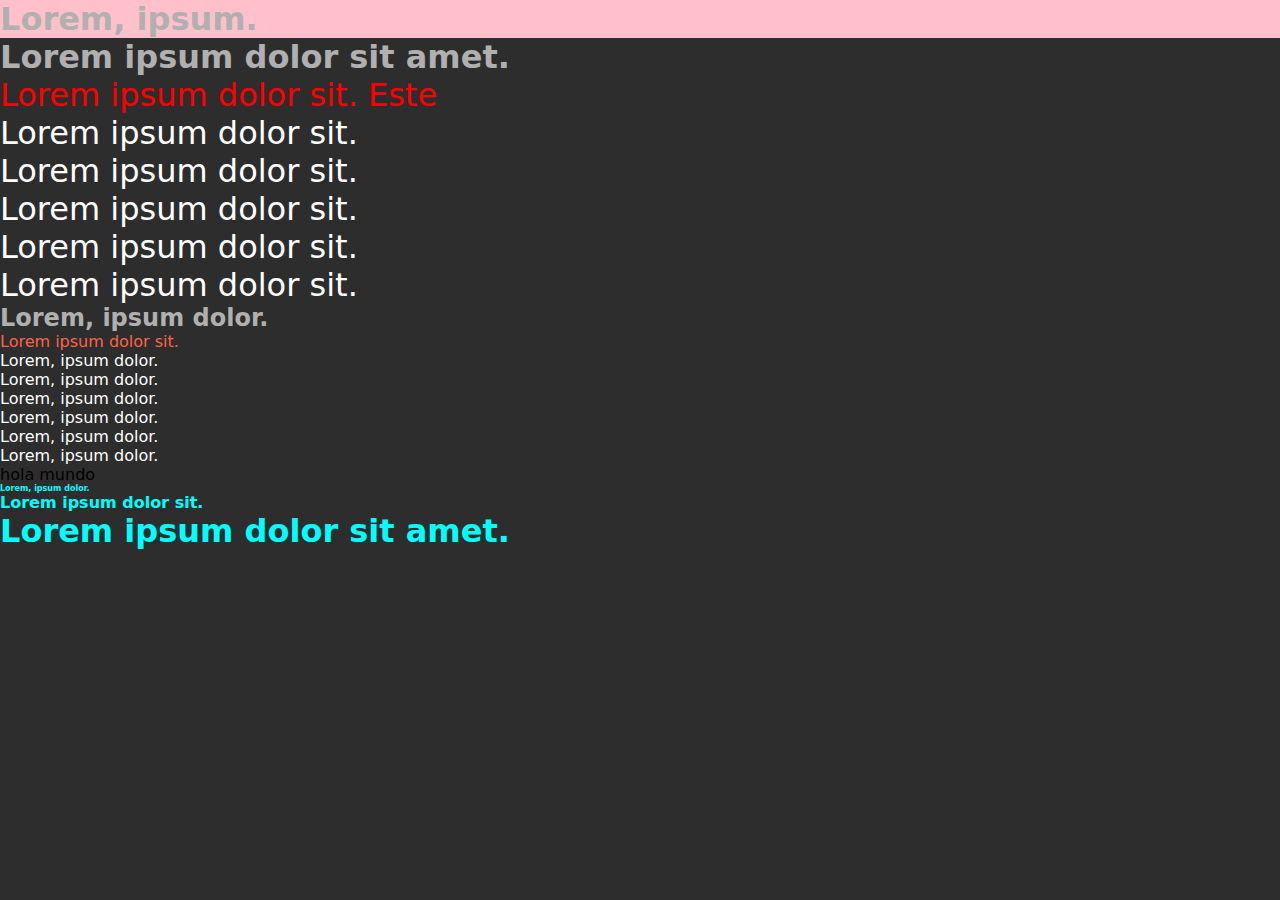
<file: index.html>
<!DOCTYPE html>
<html lang="en">
  <head>
    <meta charset="UTF-8" />
    <meta name="viewport" content="width=device-width, initial-scale=1.0" />
    <title>Intro Css</title>
    <link rel="stylesheet" href="./styles/app.css" />
  </head>
  <body>
    <header id="header">
      <h1>Lorem, ipsum.</h1>
    </header>
    <section class="section-texts">
      <article>
        <h1>Lorem ipsum dolor sit amet.</h1>
        <p>Lorem ipsum dolor sit. Este</p>
      </article>
      <p>Lorem ipsum dolor sit.</p>
      <p>Lorem ipsum dolor sit.</p>
      <p>Lorem ipsum dolor sit.</p>
      <p>Lorem ipsum dolor sit.</p>
      <p>Lorem ipsum dolor sit.</p>
    </section>
    <section>
      <h2>Lorem, ipsum dolor.</h2>
      <p class="text-orange">Lorem ipsum dolor sit.</p>
      <p>Lorem, ipsum dolor.</p>
      <p>Lorem, ipsum dolor.</p>
      <p>Lorem, ipsum dolor.</p>
      <p>Lorem, ipsum dolor.</p>
      <p>Lorem, ipsum dolor.</p>
      <p>Lorem, ipsum dolor.</p>
      <span>hola mundo</span>
    </section>
    <section class="titles">
      <h3 class="title-aqua title-sm">Lorem, ipsum dolor.</h3>
      <h4 class="title-aqua title-md">Lorem ipsum dolor sit.</h4>
      <h5 class="title-aqua title-lg">Lorem ipsum dolor sit amet.</h5>
    </section>
  </body>
</html>
</file>
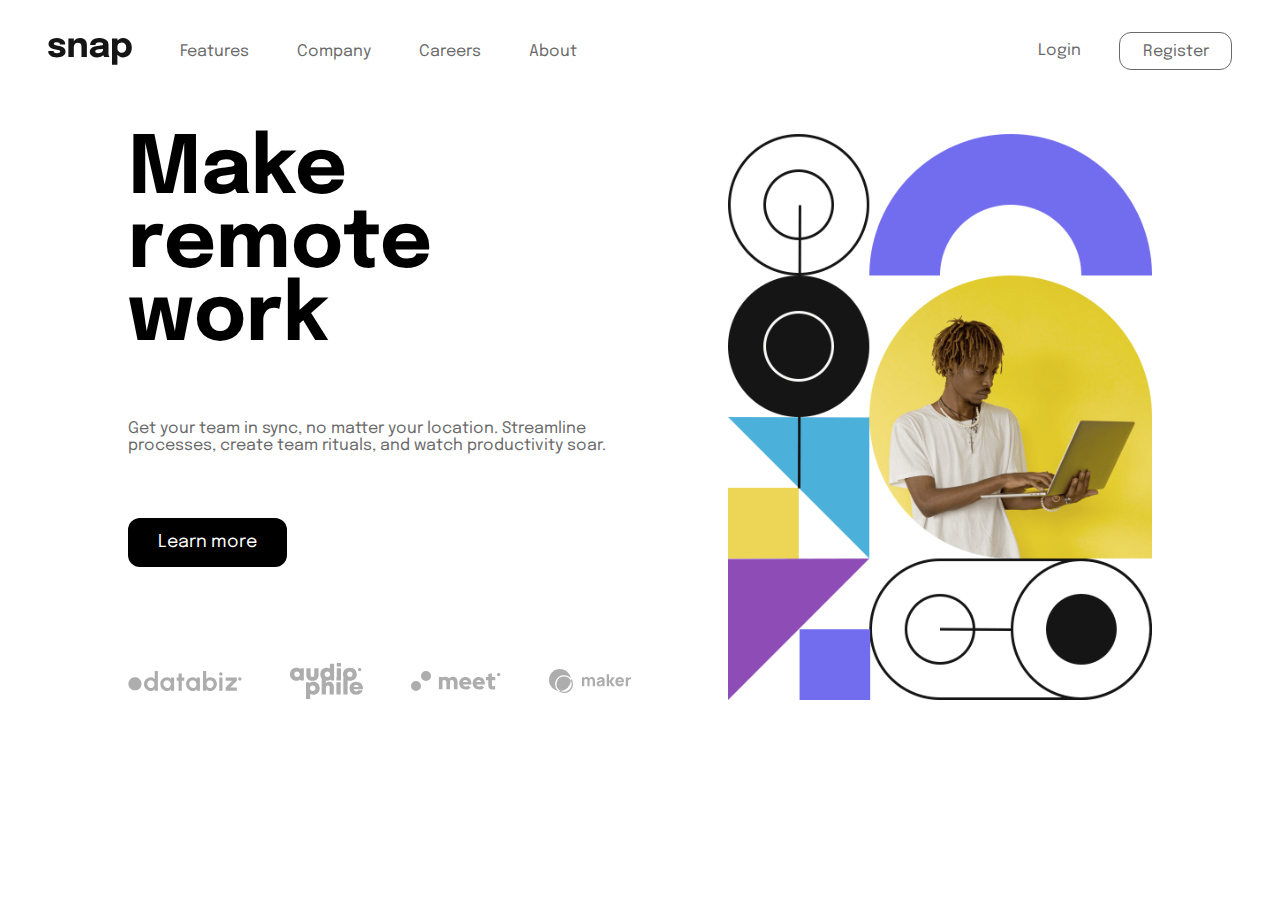
<file: intro-section/index.html>
<!DOCTYPE html>
<html lang="en">
  <head>
    <title>Frontend Mentor | Intro section with dropdown navigation</title>
    <meta charset="UTF-8" />
    <meta name="viewport" content="width=device-width, initial-scale=1.0" />
    <link
      rel="icon"
      type="image/png"
      sizes="32x32"
      href="./images/favicon-32x32.png"
    />
    <link rel="stylesheet" href="./styles/main.css" />
  </head>
  <body>
    <header class="row space-between">
      <nav class="main-menu row gap-md items-center">
        <h1><img src="./images/logo.svg" alt="" /></h1>
        <div class="row gap-md">
          <div class="p-relative">
            <a class="menu-active" href="#">Features</a>
            <div class="menu-card">
              <a href="#">Todo List</a>
              <a href="#">Todo List</a>
              <a href="#">Todo List</a>
              <a href="#">Todo List</a>
            </div>
          </div>
          <div class="p-relative">
            <a class="menu-active" href="#">Company</a>
            <div class="menu-card">
              <a href="#">History</a>
              <a href="#">History</a>
              <a href="#">History</a>
            </div>
          </div>
          <a href="#">Careers</a>
          <a href="#">About</a>
        </div>
      </nav>
      <nav class="row gap-sm">
        <a class="btn btn-login" href="#">Login</a>
        <a class="btn btn-border" href="#">Register</a>
      </nav>
    </header>
    <main class="container grid col-2 gap-lg">
      <section class="grid gap-lg">
        <article>
          <h2>
            Make <br />
            remote work
          </h2>
          <p class="my-4">
            Get your team in sync, no matter your location. Streamline
            processes, create team rituals, and watch productivity soar.
          </p>
          <button class="btn-main">Learn more</button>
        </article>
        <div class="row items-center gap-md">
          <img src="./images//client-databiz.svg" alt="" />
          <img src="./images/client-audiophile.svg" alt="" />
          <img src="./images/client-meet.svg" alt="" />
          <img src="./images/client-maker.svg" alt="" />
        </div>
      </section>
      <section>
        <img class="w-full" src="./images/image-hero-desktop.png" alt="" />
      </section>
    </main>
  </body>
</html>
</file>
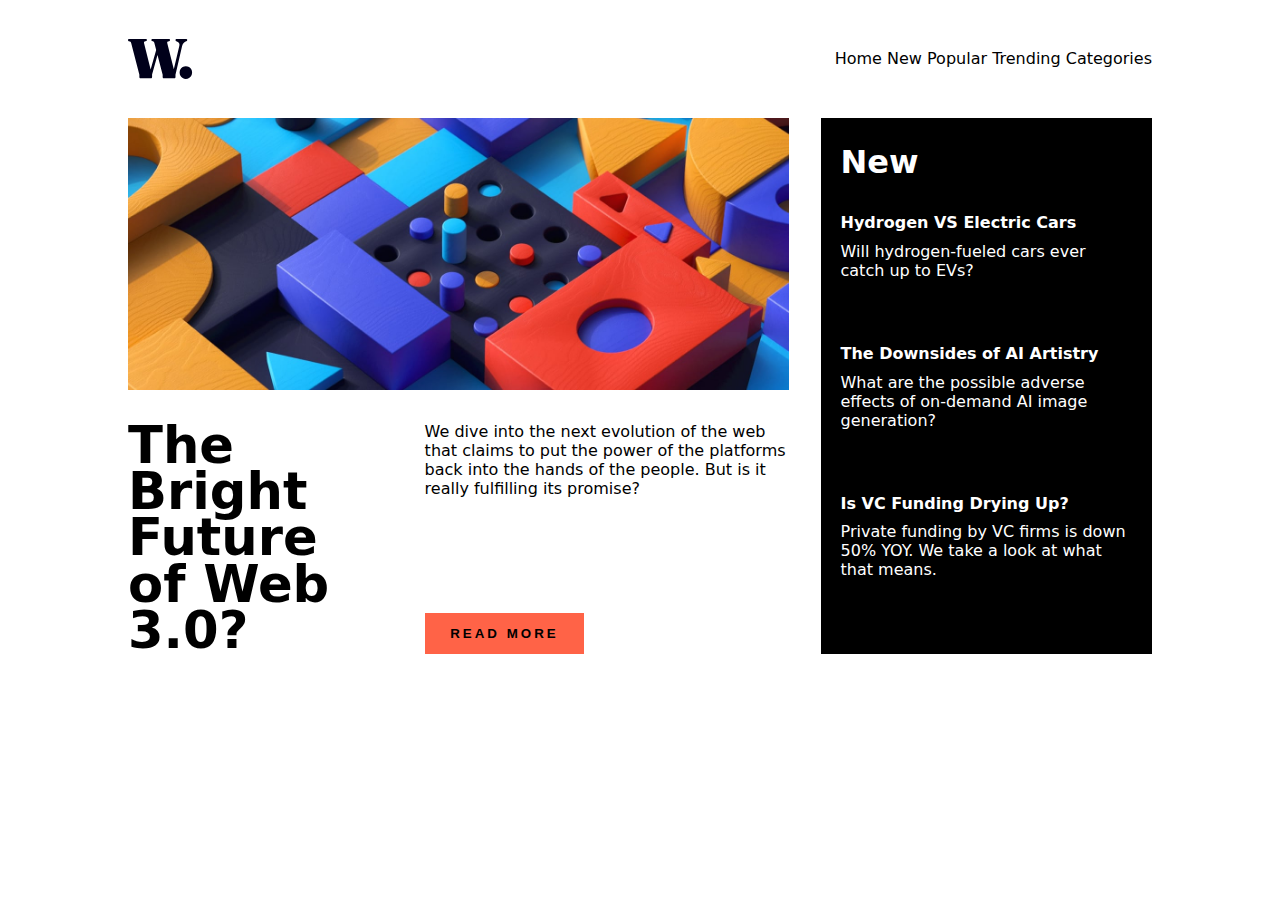
<file: news-homepage/index.html>
<!DOCTYPE html>
<html lang="en">
  <head>
    <title>Frontend Mentor | News homepage</title>
    <meta charset="UTF-8" />
    <meta name="viewport" content="width=device-width, initial-scale=1.0" />
    <link
      rel="icon"
      type="image/png"
      sizes="32x32"
      href="./assets/images/favicon-32x32.png"
    />
    <link rel="stylesheet" href="./styles/app.css" />
  </head>
  <body class="container">
    <header class="d-flex items-center justify-bt">
      <h1>
        <img width="48" src="./assets/images/logo.svg" alt="" />
      </h1>
      <nav>
        <a href="#">Home</a>
        <a href="#">New</a>
        <a href="#">Popular</a>
        <a href="#">Trending</a>
        <a href="#">Categories</a>
      </nav>
    </header>
    <main class="d-grid">
      <article>
        <img src="./assets/images/image-web-3-desktop.jpg" alt="" />
        <section class="main-post d-flex justify-bt">
          <h2>The Bright Future of Web 3.0?</h2>
          <div>
            <p>
              We dive into the next evolution of the web that claims to put the
              power of the platforms back into the hands of the people. But is
              it really fulfilling its promise?
            </p>
            <button>Read more</button>
          </div>
        </section>
      </article>
      <aside class="news">
        <h3>New</h3>
        <div>
          <article>
            <h4>Hydrogen VS Electric Cars</h4>
            <p>Will hydrogen-fueled cars ever catch up to EVs?</p>
          </article>
          <article>
            <h4>The Downsides of AI Artistry</h4>
            <p>
              What are the possible adverse effects of on-demand AI image
              generation?
            </p>
          </article>
          <article>
            <h4>Is VC Funding Drying Up?</h4>
            <p>
              Private funding by VC firms is down 50% YOY. We take a look at
              what that means.
            </p>
          </article>
        </div>
      </aside>
    </main>
    <!-- 
  

  01
  Reviving Retro PCs
  What happens when old PCs are given modern upgrades?

  02
  Top 10 Laptops of 2022
  Our best picks for various needs and budgets.

  03
  The Growth of Gaming
  How the pandemic has sparked fresh opportunities. -->
  </body>
</html>
</file>
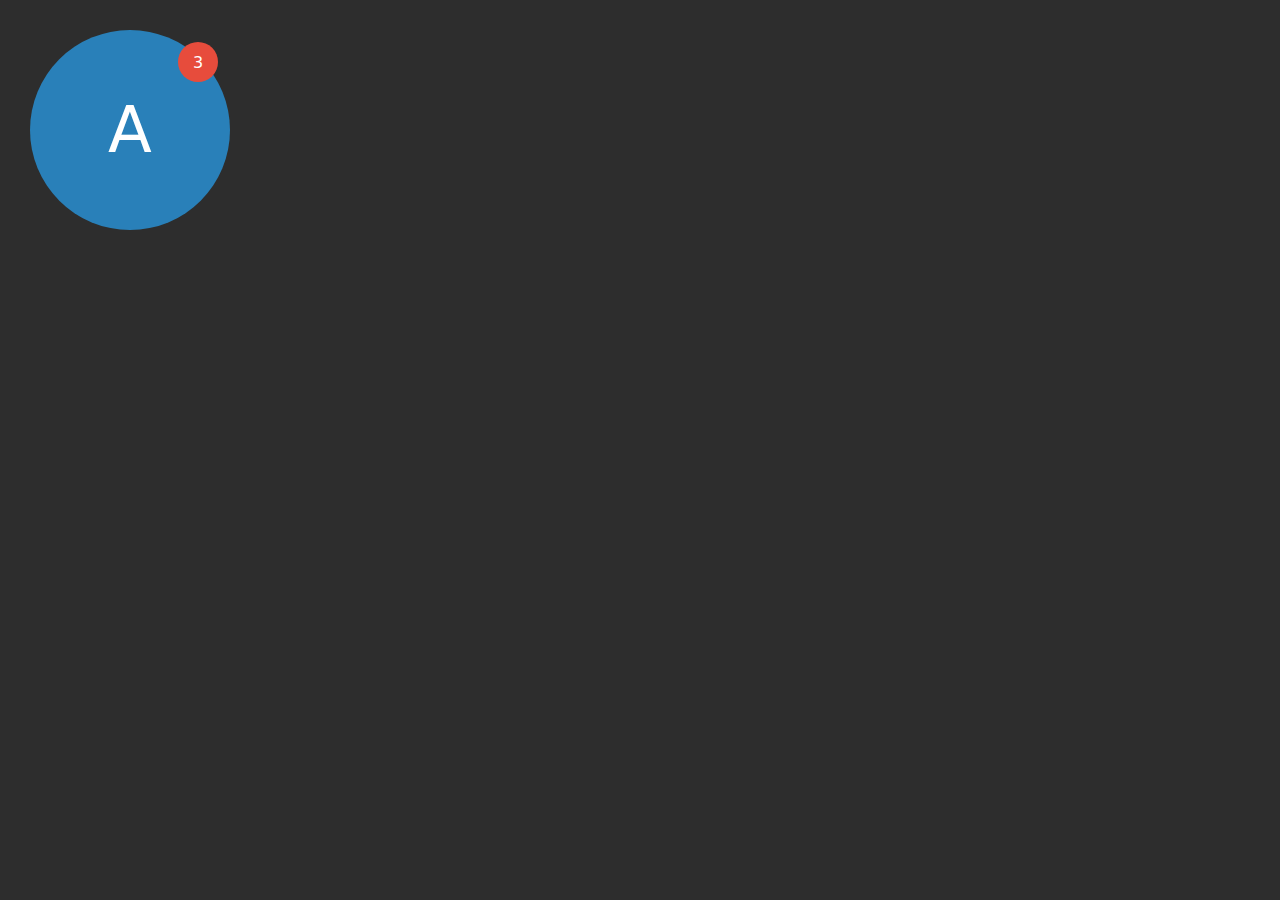
<file: primera-clase/index.html>
<!DOCTYPE html>
<html lang="en">
  <head>
    <meta charset="UTF-8" />
    <meta name="viewport" content="width=device-width, initial-scale=1.0" />
    <title>Intro Css</title>
    <link rel="stylesheet" href="./styles/app.css" />
    <style>
      /* .container {
        display: flex;
      }
      .row {
        height: 400px;
        display: flex;
        flex-wrap: wrap;
        justify-content: center;
        gap: 4rem;
      }
      .h-20 {
        height: 15rem;
      } */
      .grid {
        display: grid;
        gap: 2rem;
        grid-template-columns: repeat(8, 1fr);
        /* grid-template-rows: 100px 100px; */
      }
      .grid-item {
        width: 200px;
        height: 200px;
        background: #2980b9;
        border-radius: 100%;
        display: flex;
        justify-content: center;
        align-items: center;
        position: relative;
      }
      .noti {
        background: #e74c3c;
        border-radius: 100%;
        display: flex;
        justify-content: center;
        align-items: center;
        width: 40px;
        height: 40px;
        position: absolute;
        top: 12px;
        right: 12px;
      }
      .grid-item p {
        font-size: 4em;
      }
    </style>
  </head>
  <body>
    <div class="grid">
      <div class="grid-item">
        <p>A</p>
        <div class="noti">
          <span>3</span>
        </div>
      </div>
      <!-- <div class="grid-item"></div>
      <div class="grid-item"></div>
      <div class="grid-item"></div> -->
    </div>
    <!-- <div class="container">
      <h1>lorem 2</h1>
      <div>
        <p>Lorem ipsum dolor sit.</p>
        <p>Lorem ipsum dolor sit.</p>
      </div>
    </div>

    <div class="row">
      <p class="box">
        Lorem ipsum dolor sit, amet consectetur adipisicing elit. Optio,
        aspernatur.
      </p>
      <p class="box h-20">
        Lorem ipsum dolor, sit amet consectetur adipisicing elit. Aspernatur,
        reprehenderit.
      </p>
      <p class="box">
        Lorem, ipsum dolor sit amet consectetur adipisicing elit. Inventore,
        voluptas?
      </p>
    </div> -->
    <!-- <header id="header">
      <h1>Lorem, ipsum.</h1>
    </header>
    <section class="section-texts">
      <article>
        <h1>Lorem ipsum dolor sit amet.</h1>
        <p>Lorem ipsum dolor sit. Este</p>
      </article>
      <p>Lorem ipsum dolor sit.</p>
      <p>Lorem ipsum dolor sit.</p>
      <p>Lorem ipsum dolor sit.</p>
      <p>Lorem ipsum dolor sit.</p>
      <p>Lorem ipsum dolor sit.</p>
    </section>
    <section>
      <h2>Lorem, ipsum dolor.</h2>
      <p class="text-orange">Lorem ipsum dolor sit.</p>
      <p>Lorem, ipsum dolor.</p>
      <p>Lorem, ipsum dolor.</p>
      <p>Lorem, ipsum dolor.</p>
      <p>Lorem, ipsum dolor.</p>
      <p>Lorem, ipsum dolor.</p>
      <p>Lorem, ipsum dolor.</p>
      <span>hola mundo</span>
    </section>
    <section class="titles">
      <h3 class="title-aqua title-sm">Lorem, ipsum dolor.</h3>
      <h4 class="title-aqua title-md">Lorem ipsum dolor sit.</h4>
      <h5 class="title-aqua title-lg">Lorem ipsum dolor sit amet.</h5>
    </section> -->
    <!-- segunda clase de css -->
    <!-- <div class="box">
      <h3>Lorem, ipsum dolor.</h3>
      <p>Lorem, ipsum dolor.</p>
    </div>
    <div class="box">
      <h3>Lorem, ipsum dolor.</h3>
      <p>Lorem, ipsum dolor.</p>
    </div> -->
    <!-- <button class="btn-main">Learn more</button> -->
  </body>
</html>
</file>
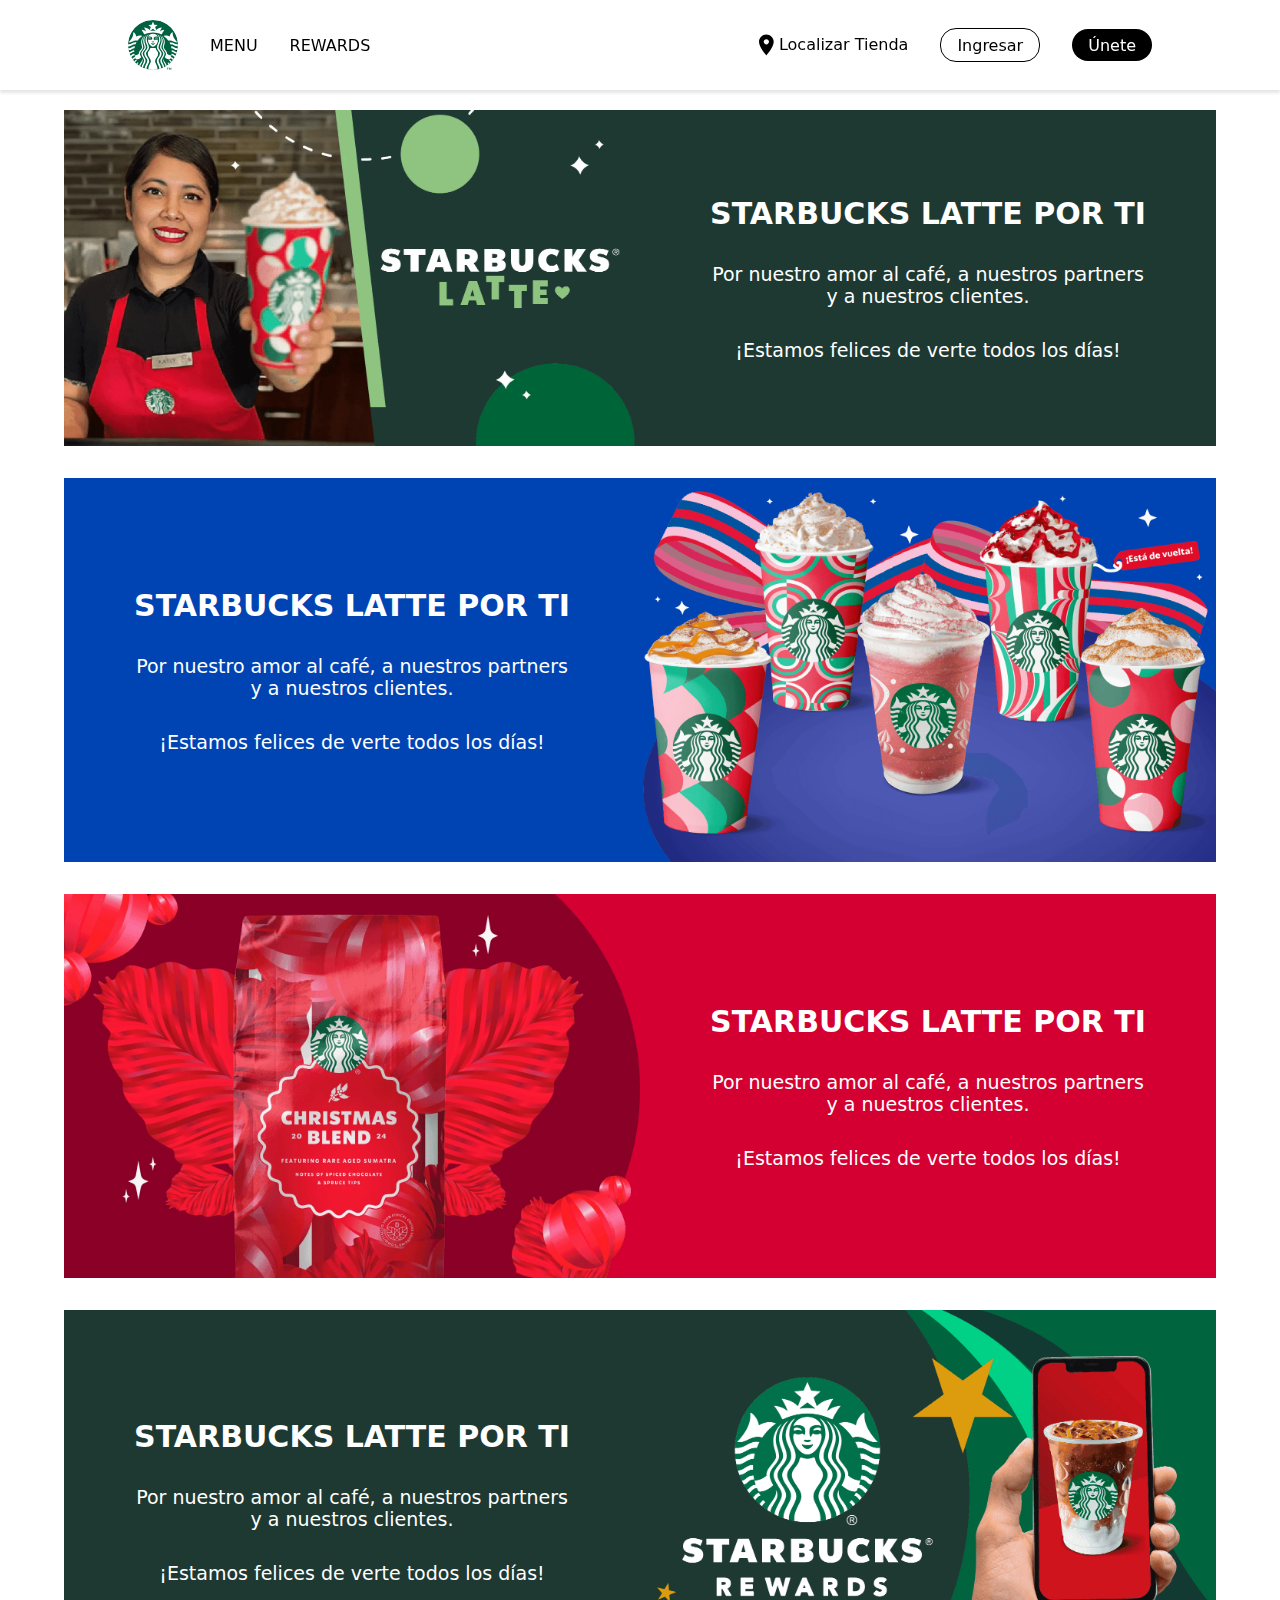
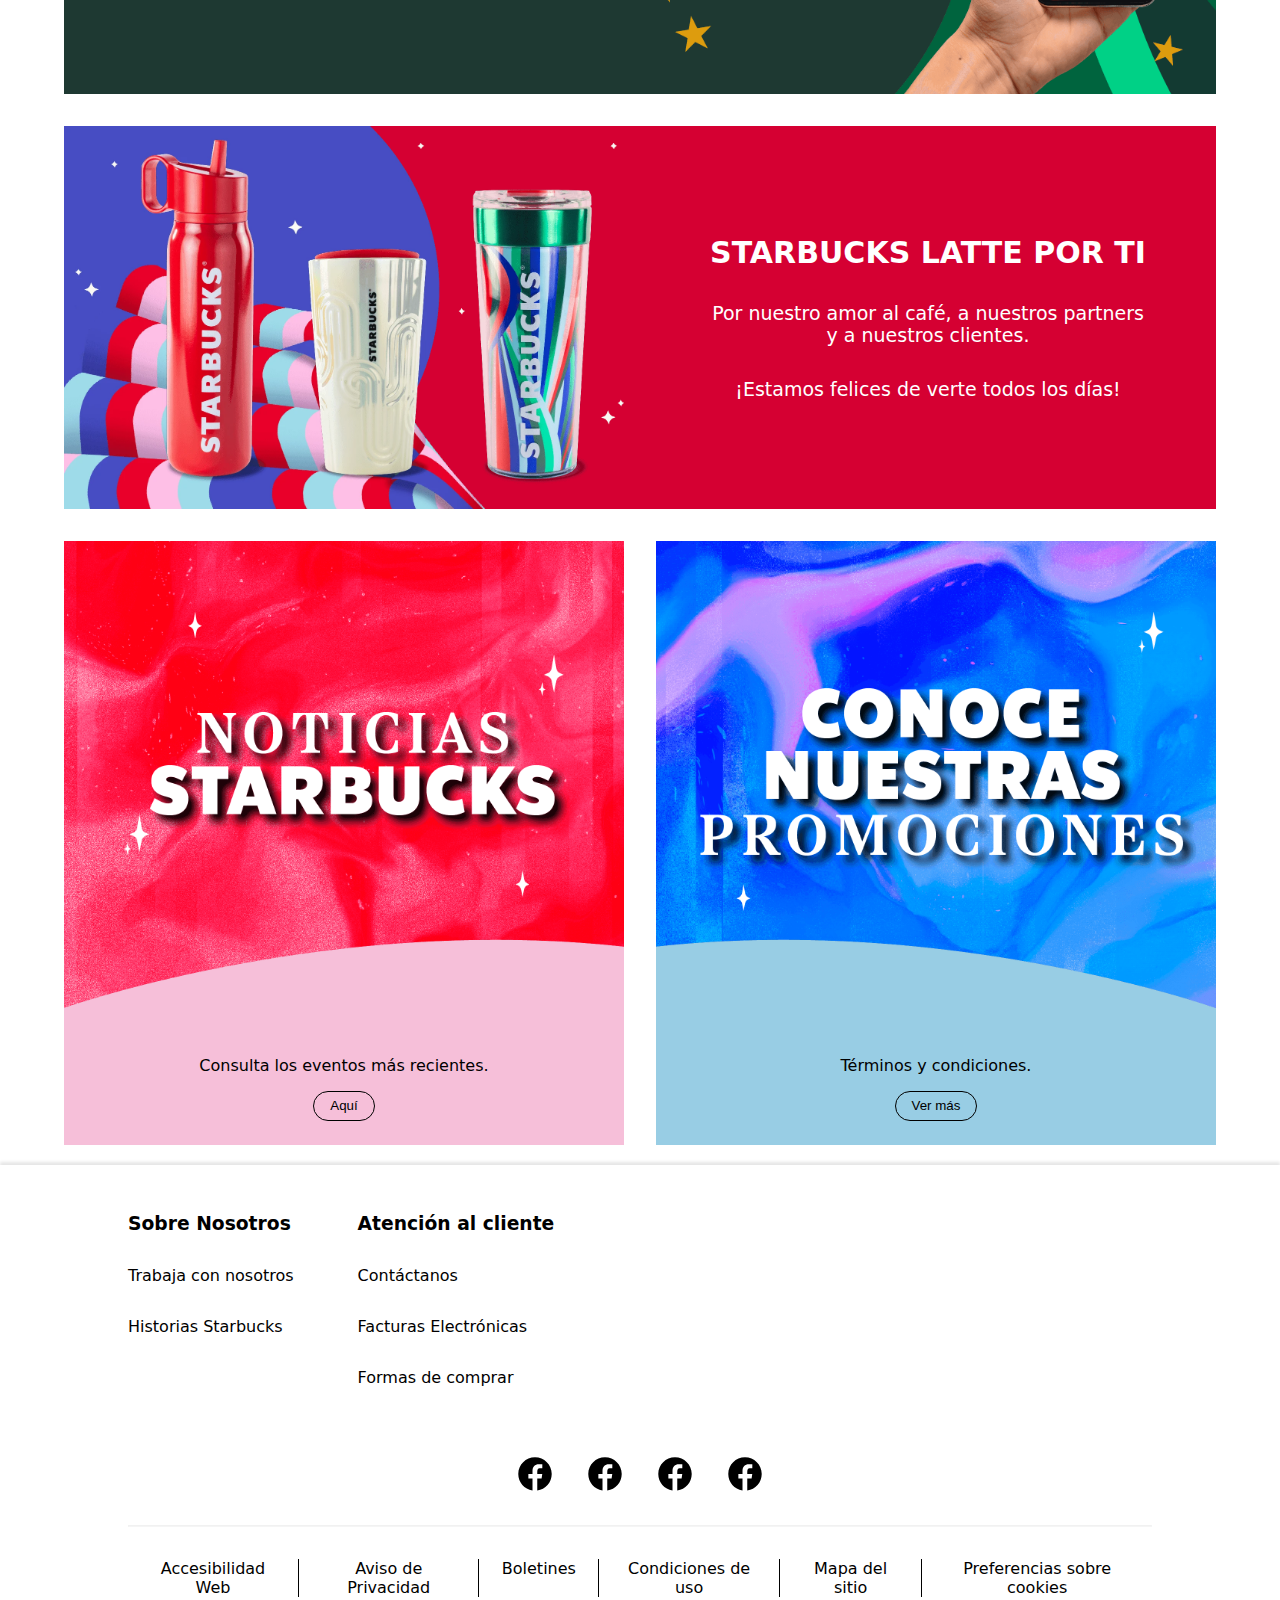
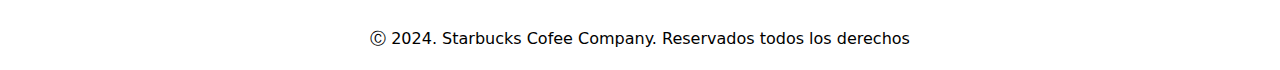
<file: starbucks/index.html>
<!DOCTYPE html>
<html lang="en">
  <head>
    <title>Starbucks - Mx</title>
    <meta charset="UTF-8" />
    <meta name="viewport" content="width=device-width, initial-scale=1.0" />
    <link rel="stylesheet" href="./styles/app.css" />
  </head>
  <body>
    <header class="shadow-down py-sm">
      <nav class="container-md d-flex items-center space-bt">
        <div class="d-flex items-center gap-md uppercase">
          <h1>
            <img width="50" height="50" src="./imgs/logo.svg" alt="" />
          </h1>
          <a class="d-none" href="#">menu</a>
          <a class="d-none" href="#">rewards</a>
        </div>
        <div class="d-flex d-none items-center gap-md capitalize">
          <a href="#">
            <img width="15" height="22" src="./imgs/stores.svg" alt="" />
            localizar tienda
          </a>
          <a href="#" class="btn btn-secondary">ingresar</a>
          <a href="#" class="btn btn-main">únete</a>
        </div>
        <div class="icon-menu">
          <a href="">
            <img src="./imgs/menu.svg" alt="" />
          </a>
        </div>
      </nav>
    </header>
    <main class="py-sm">
      <section class="container-lg">
        <article class="card bg-green">
          <img
            class="img-fluid"
            src="./imgs/webp/2024-11_2024-10_SB_Latte.webp"
            alt=""
          />
          <div class="card-content">
            <h2>STARBUCKS LATTE POR TI</h2>
            <p>
              Por nuestro amor al café, a nuestros partners y a nuestros
              clientes.
            </p>
            <p>¡Estamos felices de verte todos los días!</p>
          </div>
        </article>
        <article class="card bg-blue">
          <img
            class="img-fluid"
            src="./imgs/webp/2024-11_HOLIDAY_2024-Spooky.webp"
            alt=""
          />
          <div class="card-content">
            <h2>STARBUCKS LATTE POR TI</h2>
            <p>
              Por nuestro amor al café, a nuestros partners y a nuestros
              clientes.
            </p>
            <p>¡Estamos felices de verte todos los días!</p>
          </div>
        </article>
        <article class="card bg-red">
          <img class="img-fluid" src="./imgs/webp/2024-11_Merch.webp" alt="" />
          <div class="card-content">
            <h2>STARBUCKS LATTE POR TI</h2>
            <p>
              Por nuestro amor al café, a nuestros partners y a nuestros
              clientes.
            </p>
            <p>¡Estamos felices de verte todos los días!</p>
          </div>
        </article>
        <article class="card bg-green">
          <img
            class="img-fluid"
            src="./imgs/webp/2024-11_starbucks_rewards.webp"
            alt=""
          />
          <div class="card-content">
            <h2>STARBUCKS LATTE POR TI</h2>
            <p>
              Por nuestro amor al café, a nuestros partners y a nuestros
              clientes.
            </p>
            <p>¡Estamos felices de verte todos los días!</p>
          </div>
        </article>
        <article class="card bg-red">
          <img
            class="img-fluid"
            src="./imgs/webp/2024-11_2024-10_HOLIDAY_2024_Apple.webp"
            alt=""
          />
          <div class="card-content">
            <h2>STARBUCKS LATTE POR TI</h2>
            <p>
              Por nuestro amor al café, a nuestros partners y a nuestros
              clientes.
            </p>
            <p>¡Estamos felices de verte todos los días!</p>
          </div>
        </article>
        <section class="promos d-grid cols-2 text-center">
          <article class="bg-cherry-blossom">
            <img
              class="img-fluid"
              src="./imgs/png/2024-11_Noticias.png"
              alt=""
            />
            <div class="card-v">
              <p>Consulta los eventos más recientes.</p>
              <button class="btn">Aquí</button>
            </div>
          </article>
          <article class="bg-sky-blue">
            <img class="img-fluid" src="./imgs/png/2024-11_TC.png" alt="" />
            <div class="card-v">
              <p>Términos y condiciones.</p>
              <button class="btn">Ver más</button>
            </div>
          </article>
        </section>
      </section>
    </main>
    <footer class="shadow-up">
      <section class="container-md">
        <section class="menu-footer d-flex items-start gap-lg py-md">
          <aside class="d-grid gap-md">
            <h3>Sobre Nosotros</h3>
            <p>Trabaja con nosotros</p>
            <p>Historias Starbucks</p>
          </aside>
          <aside class="d-grid gap-md">
            <h3>Atención al cliente</h3>
            <p>Contáctanos</p>
            <p>Facturas Electrónicas</p>
            <p>Formas de comprar</p>
          </aside>
        </section>
        <section class="d-grid gap-md py-sm">
          <section class="social-icons d-flex justify-center gap-md">
            <a href="#">
              <img width="38" src="./imgs/icons-facebook.svg" alt="" />
            </a>
            <a href="#">
              <img width="38" src="./imgs/icons-facebook.svg" alt="" />
            </a>
            <a href="#">
              <img width="38" src="./imgs/icons-facebook.svg" alt="" />
            </a>
            <a href="#">
              <img width="38" src="./imgs/icons-facebook.svg" alt="" />
            </a>
          </section>
          <hr />
          <section class="menu-links d-flex justify-center">
            <a href="#">Accesibilidad Web</a>
            <a href="#">Aviso de Privacidad</a>
            <a href="#">Boletines</a>
            <a href="#">Condiciones de uso</a>
            <a href="#">Mapa del sitio</a>
            <a href="#">Preferencias sobre cookies</a>
          </section>
          <p class="text-center">
            Ⓒ 2024. Starbucks Cofee Company. Reservados todos los derechos
          </p>
        </section>
      </section>
    </footer>
  </body>
</html>
</file>
<file: styles/app.css>
* {
  padding: 0;
  margin: 0;
}

body {
  background: #2d2d2d;
  font-family: system-ui;
}

h1 {
  color: rgb(176, 176, 176);
}

h2 {
  color: rgb(176, 176, 176);
}

p {
  color: white;
}

.text-orange {
  color: tomato;
}

#header {
  background: pink;
}
/* Selección por anidamiento */
.section-texts p {
  font-size: 2rem;
}
.section-texts article p {
  color: red;
}

.text-lg {
  font-size: 2rem;
}
/* Selección por agrupamiento */
/* .titles h3,
.titles h4,
.titles h5 {
  color: aqua;
} */

.title-aqua {
  color: aqua;
}

.title-lg {
  font-size: 2rem;
}
.title-md {
  font-size: 1rem;
}
.title-sm {
  font-size: 0.5rem;
}
</file>
<file: intro-section/styles/main.css>
@import url("https://fonts.googleapis.com/css2?family=Epilogue:ital,wght@0,500;1,500&display=swap");

* {
  margin: 0;
  padding: 0;
}
body {
  font-family: "Epilogue", system-ui;
}
a {
  color: #696969;
  text-decoration: none;
}
button {
  border: 0;
  font-family: "Epilogue", system-ui;
}
img {
  vertical-align: middle;
}
/* estilos generales */
.row {
  display: flex;
}
.grid {
  display: grid;
  align-items: center;
}
.col-2 {
  grid-template-columns: repeat(2, 1fr);
}
.space-between {
  justify-content: space-between;
}
.items-center {
  align-items: center;
}
.gap-xs {
  gap: 0.5rem;
}
.gap-sm {
  gap: 1rem;
}
.gap-md {
  gap: 3rem;
}
.gap-lg {
  gap: 6rem;
}
.btn {
  padding: 0.6rem 1.4rem;
  transition: 200ms ease-in-out;
  transition-property: color;
}
.btn:hover {
  color: black;
}
.btn-border {
  border: 1px solid #696969;
  border-radius: 12px;
  transition-property: color, border;
}
.btn-border:hover {
  border: 1px solid black;
}
.w-full {
  width: 100%;
}
.btn-main {
  background: black;
  color: white;
  border: 1px solid transparent;
  padding: 0.9rem 1.8rem;
  border-radius: 12px;
  font-size: 1.1em;
  cursor: pointer;
  transition: 200ms background ease-in-out, 200ms color ease-in-out,
    200ms border ease-in-out;
}
.btn-main:hover {
  background: white;
  color: black;
  border: 1px solid black;
}
.my-4 {
  margin: 4rem 0;
}
.container {
  width: 80%;
  margin: 0 auto;
}
.p-relative {
  position: relative;
}
/* estilos especif. */
header,
main {
  padding: 2rem 3rem;
}
article h2 {
  font-size: 5em;
  line-height: 4.6rem;
}
article p {
  color: #696969;
}
.main-menu a {
  transition: 200ms color ease-in-out;
}
.main-menu a:hover {
  color: black;
}
.menu-card {
  position: absolute;
  top: 2rem;
  left: 50%;
  transform: translateX(-50%);
  background: white;
  border-radius: 12px;
  padding: 1.4rem 1.8rem;
  display: none;
  gap: 0.6rem;
  box-shadow: 0px 0px 24px 8px rgba(0, 0, 0, 0.06);
  width: 5.5rem;
  text-align: center;
  transition: 200ms display ease-in-out;
}
.menu-card a {
  display: block;
}
.menu-active:hover + .menu-card {
  display: grid;
}
</file>
<file: news-homepage/styles/app.css>
* {
  margin: 0;
  padding: 0;
}
body {
  font-family: system-ui;
}
a {
  text-decoration: none;
  color: black;
}
img {
  width: 100%;
  vertical-align: middle;
}
.container {
  width: 80%;
  max-width: 1440px;
  margin: 0 auto;
}
.d-flex {
  display: flex;
}
.d-grid {
  display: grid;
}
.items-center {
  align-items: center;
}
.justify-bt {
  justify-content: space-between;
}

header {
  padding: 2.4rem 0;
}
main {
  grid-template-columns: 2fr 1fr;
  gap: 2rem;
}
main > article {
  display: grid;
  gap: 2rem;
}
.news {
  padding: 1.6rem 1.2rem;
  background: black;
  color: white;
  display: flex;
  flex-direction: column;
}
.news div {
  height: 100%;
  display: flex;
  flex-direction: column;
  gap: 4rem;
}
.news h3 {
  font-size: 2em;
  margin-bottom: 2rem;
}
.news article h4 {
  margin-bottom: 0.6rem;
}
.main-post {
  gap: 3rem;
}
.main-post div {
  display: flex;
  flex-direction: column;
  justify-content: space-between;
  align-items: flex-start;
}
.main-post h2 {
  font-size: 3.2em;
  line-height: 2.9rem;
}
.main-post button {
  background: tomato;
  color: black;
  border: 0;
  padding: 0.8rem 1.6rem;
  text-transform: uppercase;
  cursor: pointer;
  font-weight: bold;
  letter-spacing: 3px;
  display: inline-block;
}
</file>
<file: primera-clase/styles/app.css>
* {
  padding: 0;
  margin: 0;
}

body {
  background: #2d2d2d;
  font-family: system-ui;
}

h1 {
  color: rgb(176, 176, 176);
}

h2 {
  color: rgb(176, 176, 176);
}

p {
  color: white;
}

.text-orange {
  color: tomato;
}

#header {
  background: pink;
}
/* Selección por anidamiento */
.section-texts p {
  font-size: 2rem;
}
.section-texts article p {
  color: red;
}

.text-lg {
  font-size: 2rem;
}
/* Selección por agrupamiento */
/* .titles h3,
.titles h4,
.titles h5 {
  color: aqua;
} */

.title-aqua {
  color: aqua;
}

.title-lg {
  font-size: 2rem;
}
.title-md {
  font-size: 1rem;
}
.title-sm {
  font-size: 0.5rem;
}

/* segunda clase de css */
* {
  margin: 0;
  padding: 0;
}
body {
  background: #2d2d2d;
  font-family: system-ui;
  color: white;
  padding: 30px;
}
button {
  border: 0;
}
.box {
  background: tomato;
  width: 200px;
  height: 100px;
  /* margin: 24px;
  padding: 24px;
  border: 10px solid pink; */
}
.box h3,
.box p {
  margin: 12px;
}

.btn-main {
  font-size: 1.4rem;
  background: black;
  color: white;
  /* 1: 4 lados */
  /* 2: 1 -> y , 2 -> x */
  /* 3: 1 -> arriba , 2 -> x, 3 -> abajo */
  /* 4: 1 -> arriba, 2 -> derecha, 3 -> abajo, 4-> izq */
  padding: 12px 30px;
  border-radius: 10px;
}
</file>
<file: starbucks/styles/app.css>
* {
  margin: 0;
  padding: 0;
}
body {
  font-family: system-ui, -apple-system;
}
a {
  color: black;
  text-decoration: none;
}
img {
  vertical-align: middle;
}
button {
  cursor: pointer;
}
hr {
  border-color: rgba(0, 0, 0, 0.05);
}
.img-fluid {
  width: 100%;
}
.container-md {
  width: 80%;
  max-width: 1440px;
  margin: 0 auto;
}
.container-lg {
  width: 90%;
  max-width: 1440px;
  margin: 0 auto;
}
.d-flex {
  display: flex;
}
.d-grid {
  display: grid;
}
.cols-2 {
  grid-template-columns: repeat(2, 1fr);
}
.items-center {
  align-items: center;
}
.items-start {
  align-items: flex-start;
}
.space-bt {
  justify-content: space-between;
}
.justify-center {
  justify-content: center;
}
.gap-sm {
  gap: 1rem;
}
.gap-md {
  gap: 2rem;
}
.gap-lg {
  gap: 4rem;
}
.py-sm {
  padding: 1.25rem 0;
}
.py-md {
  padding: 3rem 0;
}
.py-lg {
  padding: 5rem 0;
}
.capitalize {
  text-transform: capitalize;
}
.text-center {
  text-align: center;
}
.uppercase {
  text-transform: uppercase;
}
.btn {
  padding: 0.4rem 1rem;
  border-radius: 1rem;
  background: transparent;
}
.btn-main {
  background: black;
  color: white;
}
.btn-secondary {
  border: 1px solid black;
}
.shadow-down {
  box-shadow: 0px 3px 3px 0px rgba(0, 0, 0, 0.1);
}
.shadow-up {
  box-shadow: 0px -3px 3px 0px rgba(0, 0, 0, 0.1);
}
.bg-green {
  background: #1e3932;
}
.bg-blue {
  background: #0044b4;
}
.bg-red {
  background: #d50032;
}
.bg-sky-blue {
  background: #98cde4;
}
.bg-cherry-blossom {
  background: #f6bfd9;
}
.card {
  display: grid;
  grid-template-columns: repeat(2, 1fr);
  align-items: center;
}
.card:nth-child(even) img {
  order: 2;
}
.card:nth-child(even) .card-content {
  order: 1;
}
.card-content {
  color: white;
  text-align: center;
  display: grid;
  gap: 2rem;
  padding: 0 4rem;
}
.card-content h2 {
  font-size: 1.875em;
}
.card-content p {
  font-size: 1.1875em;
}
.card-v {
  padding: 3rem 0 1.5rem;
}
main section {
  display: grid;
  gap: 2rem;
}
header {
  position: sticky;
  top: 0;
  z-index: 1;
  background: white;
}
.promos .btn {
  border: 1px solid black;
  margin-top: 1rem;
}
.menu-links a {
  padding: 0 1.4rem;
  border-right: 1px solid black;
  text-align: center;
}
.menu-links a:last-child {
  border-right: none;
}
.icon-menu {
  display: none;
}

@media screen and (width <= 768px) {
  .card {
    grid-template-columns: 1fr;
  }
  .card-content {
    padding: 3rem 2rem;
  }
  .container-md {
    width: 90%;
  }
  .container-lg {
    width: 100%;
  }
  .card:nth-child(even) img {
    order: 1;
  }
  .card:nth-child(even) .card-content {
    order: 2;
  }
  .promos {
    grid-template-columns: 1fr;
  }
  .menu-footer {
    flex-direction: column;
  }
  .menu-links {
    flex-wrap: wrap;
  }
  .d-none {
    display: none;
  }
  .icon-menu {
    display: block;
  }
}
</file>
